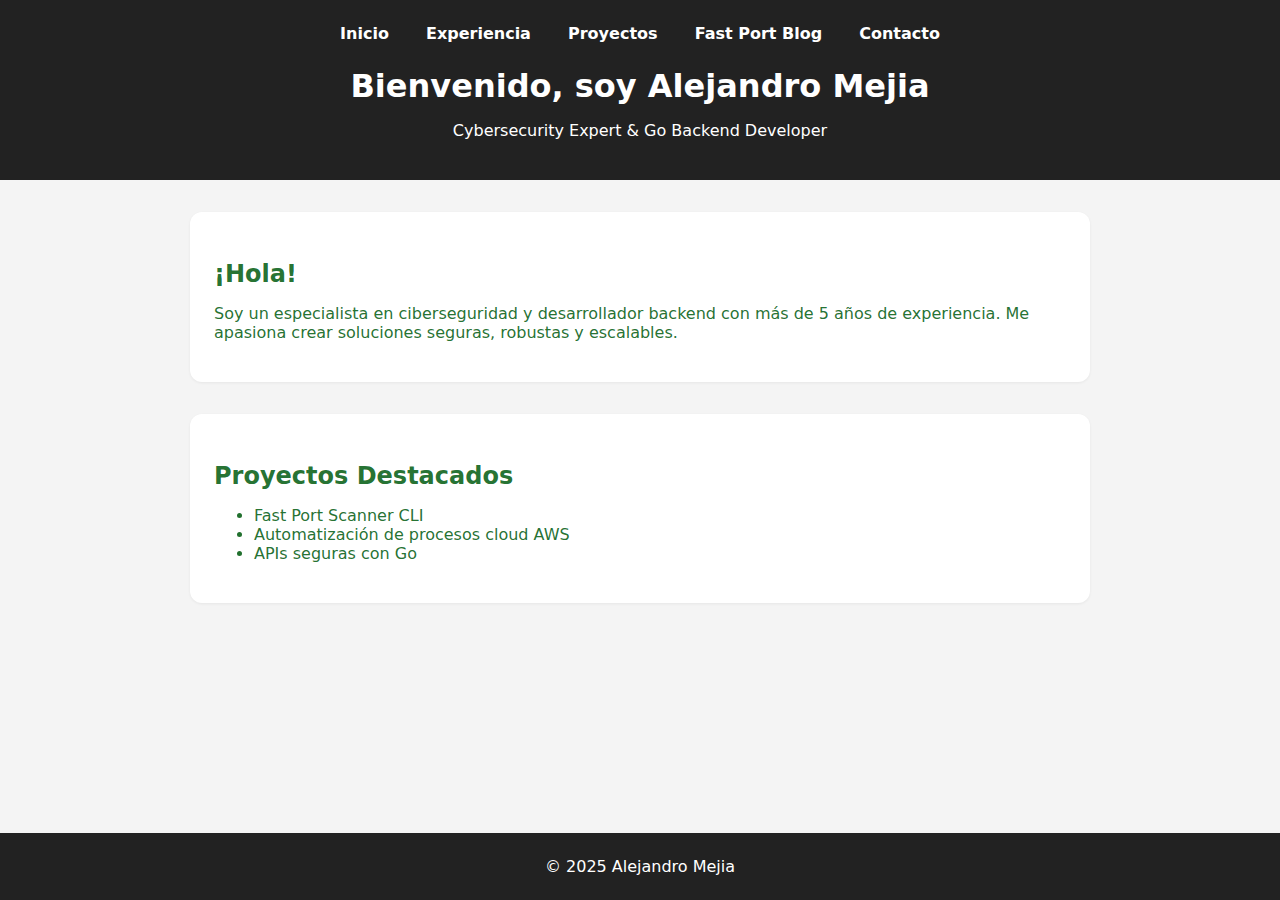
<file: index.html>
<!DOCTYPE html>
<html lang="es">
<head>
  <meta charset="UTF-8" />
  <meta name="description" content="Hire Alejandro Mejia to build secure and scalable web applications. Passionate Cybersecurity Specialist and Content Creator, focused on developing unique and robust solutions." />
  <meta name="viewport" content="width=device-width, initial-scale=1.0" />
  <title>Alejandro Mejia - Cybersecurity Expert & Go Backend Developer</title>
  <link rel="stylesheet" href="styles.css">
</head>
<body>
  <header>
    <nav>
      <a href="index.html">Inicio</a>
      <a href="experience.html">Experiencia</a>
      <a href="projects.html">Proyectos</a>
      <a href="fast-port-blog.html">Fast Port Blog</a>
      <a href="contact.html">Contacto</a>
    </nav>
    <h1>Bienvenido, soy Alejandro Mejia</h1>
    <p>Cybersecurity Expert & Go Backend Developer</p>
  </header>
  <main>
    <section>
      <h2>¡Hola!</h2>
      <p>
        Soy un especialista en ciberseguridad y desarrollador backend con más de 5 años de experiencia. Me apasiona crear soluciones seguras, robustas y escalables.
      </p>
    </section>
    <section>
      <h2>Proyectos Destacados</h2>
      <ul>
        <li>Fast Port Scanner CLI</li>
        <li>Automatización de procesos cloud AWS</li>
        <li>APIs seguras con Go</li>
      </ul>
    </section>
  </main>
  <footer>
    &copy; 2025 Alejandro Mejia
  </footer>
</body>
</html>
</file>
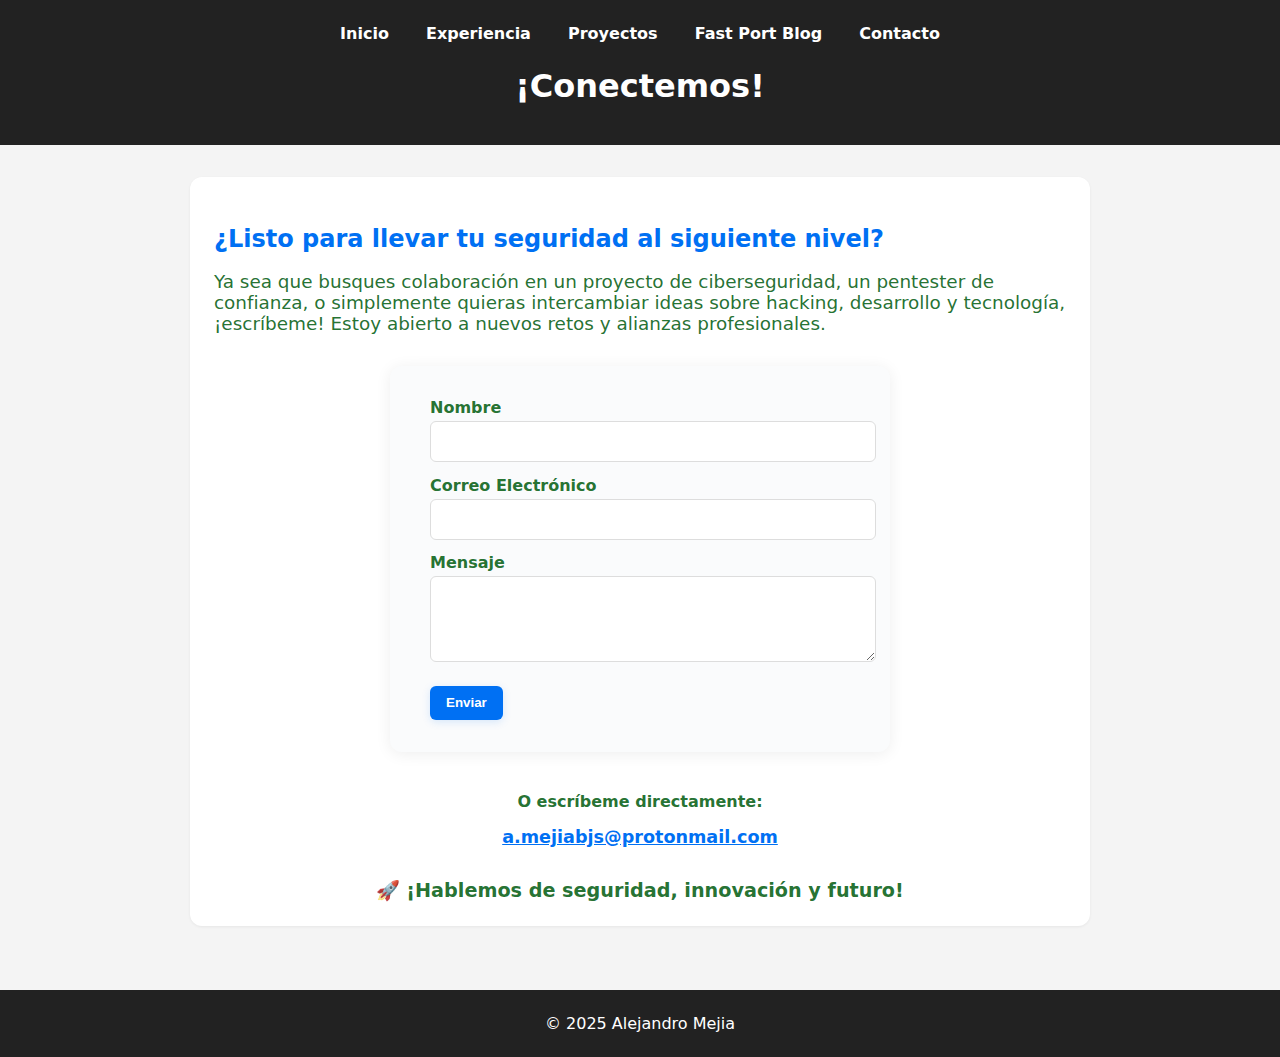
<file: contact.html>
<!DOCTYPE html>
<html lang="es">
<head>
  <meta charset="UTF-8">
  <meta name="description" content="¿Buscas un pentester o desarrollador de ciberseguridad? Contáctame para proyectos, auditorías y colaboraciones.">
  <meta name="viewport" content="width=device-width, initial-scale=1.0">
  <title>Contacto | Alejandro Mejia</title>
  <link rel="stylesheet" href="styles.css">
</head>
<body>
  <header>
    <nav>
      <a href="index.html">Inicio</a>
      <a href="experience.html">Experiencia</a>
      <a href="projects.html">Proyectos</a>
      <a href="fast-port-blog.html">Fast Port Blog</a>
      <a href="contact.html">Contacto</a>
    </nav>
    <h1>¡Conectemos!</h1>
  </header>
  <main>
    <section>
      <h2 style="color:#0070f3;">¿Listo para llevar tu seguridad al siguiente nivel?</h2>
      <p style="font-size:1.15em;">
        Ya sea que busques colaboración en un proyecto de ciberseguridad, un pentester de confianza, o simplemente quieras intercambiar ideas sobre hacking, desarrollo y tecnología, ¡escríbeme! Estoy abierto a nuevos retos y alianzas profesionales.
      </p>
      <form id="contact-form" action="https://formspree.io/f/mnqewbga" method="POST" style="max-width:420px;margin:2rem auto;padding:2rem 2.5rem;background:#fafbfc;border-radius:12px;box-shadow:0 2px 16px rgba(0,0,0,.07);">
        <label for="name" style="font-weight:bold;">Nombre</label>
        <input type="text" id="name" name="name" required style="width:100%;margin-bottom:1em;">
        <label for="email" style="font-weight:bold;">Correo Electrónico</label>
        <input type="email" id="email" name="email" required style="width:100%;margin-bottom:1em;">
        <label for="message" style="font-weight:bold;">Mensaje</label>
        <textarea id="message" name="message" rows="4" required style="width:100%;margin-bottom:1.5em;"></textarea>
        <button type="submit" style="background:#0070f3;color:#fff;font-weight:bold;padding:.7em 1.2em;border-radius:6px;border:none;cursor:pointer;box-shadow:0 2px 8px rgba(0,112,243,.15);">Enviar</button>
      </form>
      <div id="response" class="mt-4 text-center"></div>
      <div style="margin-top:2.5em;text-align:center;">
        <p><strong>O escríbeme directamente:</strong></p>
        <a href="mailto:a.mejiabjs@protonmail.com" style="font-size:1.1em;color:#0070f3;font-weight:bold;text-decoration:underline;">a.mejiabjs@protonmail.com</a>
      </div>
      <div style="margin-top:2em;text-align:center;">
        <span style="font-size:1.2em;">🚀 <strong>¡Hablemos de seguridad, innovación y futuro!</strong></span>
      </div>
    </section>
  </main>
  <footer>
    &copy; 2025 Alejandro Mejia
  </footer>
</body>
</html>
</file>
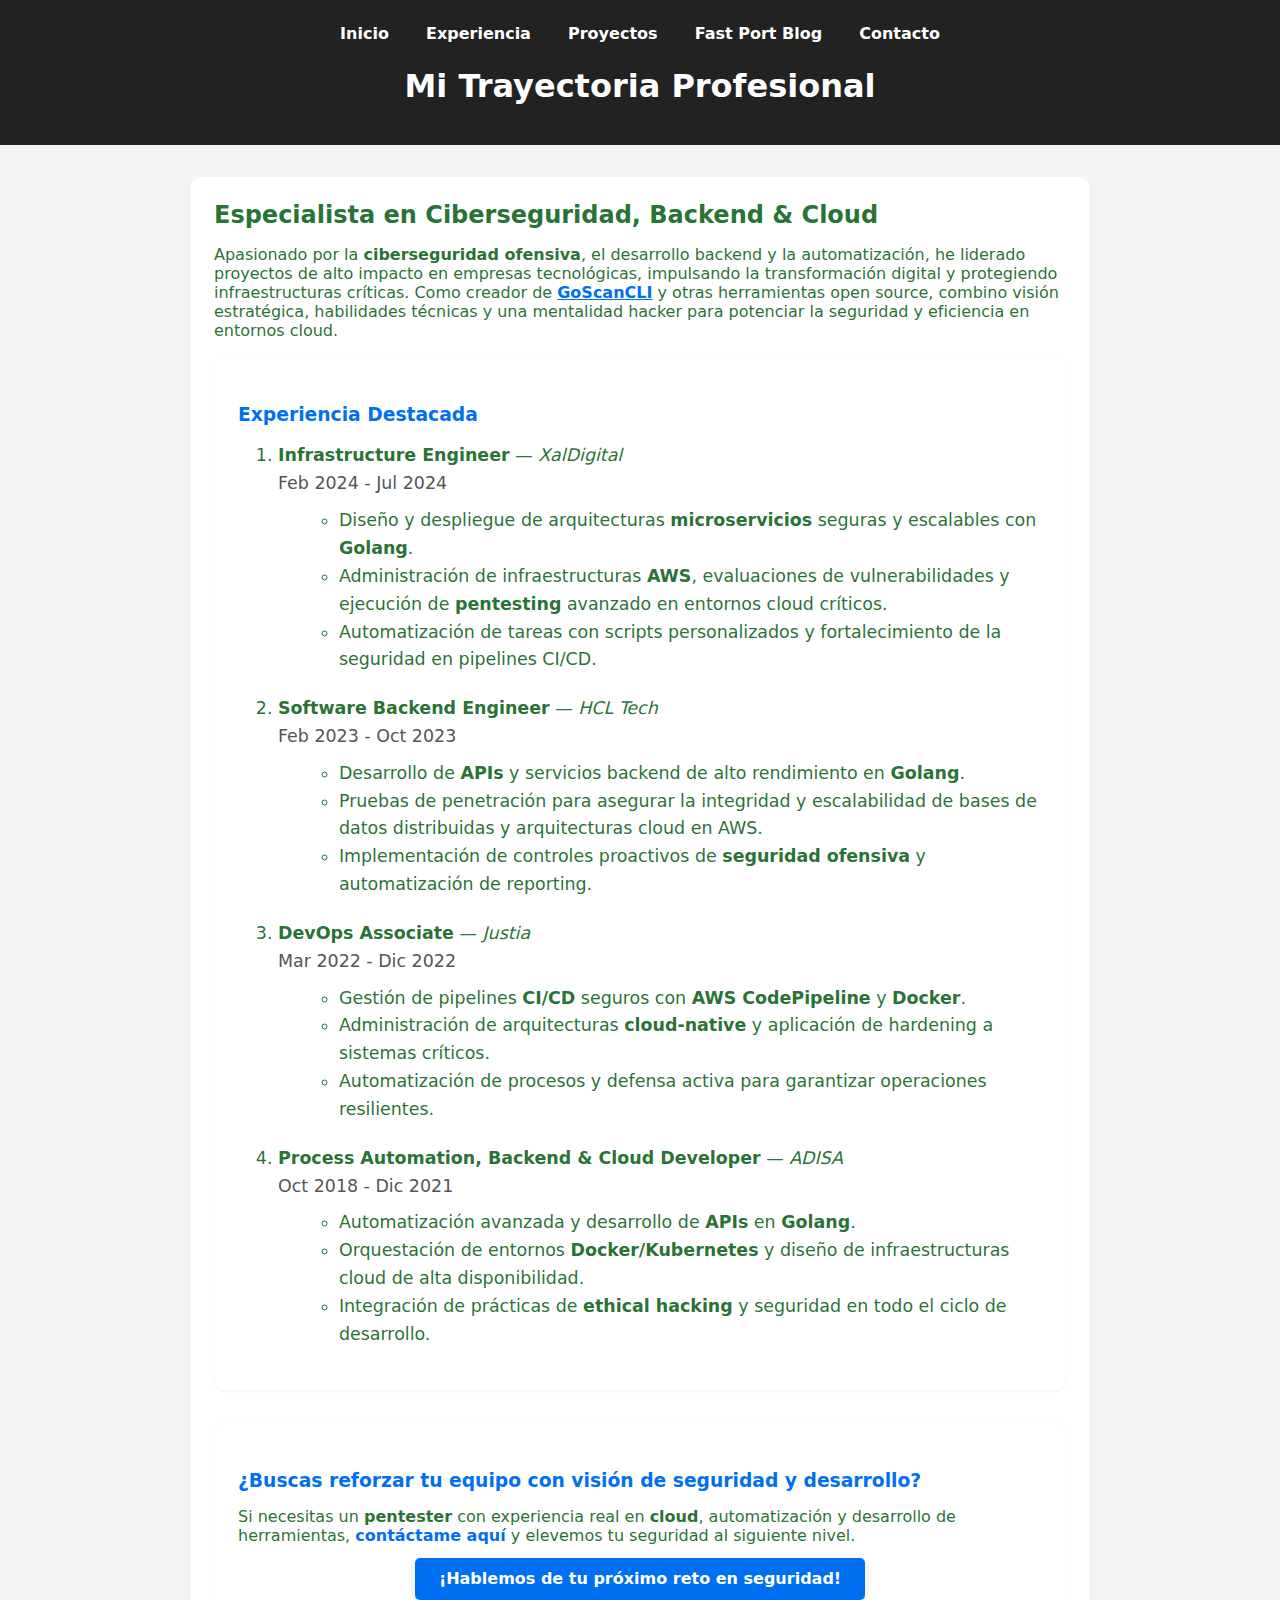
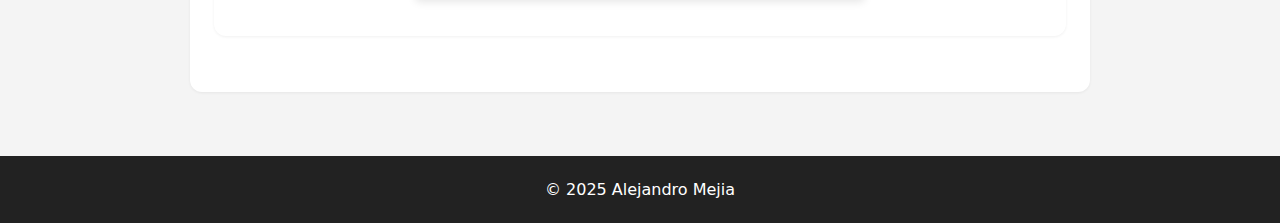
<file: experience.html>
<!DOCTYPE html>
<html lang="es">
<head>
  <meta charset="UTF-8">
  <meta name="description" content="Trayectoria profesional de Alejandro Mejia: experiencia en ciberseguridad ofensiva, backend, cloud y automatización.">
  <meta name="viewport" content="width=device-width, initial-scale=1.0">
  <title>Experiencia | Alejandro Mejia</title>
  <link rel="stylesheet" href="styles.css">
</head>
<body>
  <header>
    <nav>
      <a href="index.html">Inicio</a>
      <a href="experience.html">Experiencia</a>
      <a href="projects.html">Proyectos</a>
      <a href="fast-port-blog.html">Fast Port Blog</a>
      <a href="contact.html">Contacto</a>
    </nav>
    <h1>Mi Trayectoria Profesional</h1>
  </header>
  <main>
    <section>
      <h2 style="margin-top:0;">Especialista en Ciberseguridad, Backend & Cloud</h2>
      <p>
        Apasionado por la <b>ciberseguridad ofensiva</b>, el desarrollo backend y la automatización, he liderado proyectos de alto impacto en empresas tecnológicas, impulsando la transformación digital y protegiendo infraestructuras críticas. Como creador de <a href="https://github.com/AlejandroMBJS/GoScanCLI" target="_blank" style="color:#0070f3;font-weight:bold;text-decoration:underline;">GoScanCLI</a> y otras herramientas open source, combino visión estratégica, habilidades técnicas y una mentalidad hacker para potenciar la seguridad y eficiencia en entornos cloud.
      </p>
      <section>
        <h3 style="color:#0070f3;margin-bottom:.3em;">Experiencia Destacada</h3>
        <ol style="font-size:1.09em;line-height:1.6;">
          <li style="margin-bottom:1.2em;">
            <strong>Infrastructure Engineer</strong> &mdash; <em>XalDigital</em> <br>
            <span style="color:#555;">Feb 2024 - Jul 2024</span><br>
            <ul style="margin:.5em 0 0 1.2em;">
              <li>Diseño y despliegue de arquitecturas <b>microservicios</b> seguras y escalables con <b>Golang</b>.</li>
              <li>Administración de infraestructuras <b>AWS</b>, evaluaciones de vulnerabilidades y ejecución de <b>pentesting</b> avanzado en entornos cloud críticos.</li>
              <li>Automatización de tareas con scripts personalizados y fortalecimiento de la seguridad en pipelines CI/CD.</li>
            </ul>
          </li>
          <li style="margin-bottom:1.2em;">
            <strong>Software Backend Engineer</strong> &mdash; <em>HCL Tech</em> <br>
            <span style="color:#555;">Feb 2023 - Oct 2023</span><br>
            <ul style="margin:.5em 0 0 1.2em;">
              <li>Desarrollo de <b>APIs</b> y servicios backend de alto rendimiento en <b>Golang</b>.</li>
              <li>Pruebas de penetración para asegurar la integridad y escalabilidad de bases de datos distribuidas y arquitecturas cloud en AWS.</li>
              <li>Implementación de controles proactivos de <b>seguridad ofensiva</b> y automatización de reporting.</li>
            </ul>
          </li>
          <li style="margin-bottom:1.2em;">
            <strong>DevOps Associate</strong> &mdash; <em>Justia</em> <br>
            <span style="color:#555;">Mar 2022 - Dic 2022</span><br>
            <ul style="margin:.5em 0 0 1.2em;">
              <li>Gestión de pipelines <b>CI/CD</b> seguros con <b>AWS CodePipeline</b> y <b>Docker</b>.</li>
              <li>Administración de arquitecturas <b>cloud-native</b> y aplicación de hardening a sistemas críticos.</li>
              <li>Automatización de procesos y defensa activa para garantizar operaciones resilientes.</li>
            </ul>
          </li>
          <li>
            <strong>Process Automation, Backend & Cloud Developer</strong> &mdash; <em>ADISA</em> <br>
            <span style="color:#555;">Oct 2018 - Dic 2021</span><br>
            <ul style="margin:.5em 0 0 1.2em;">
              <li>Automatización avanzada y desarrollo de <b>APIs</b> en <b>Golang</b>.</li>
              <li>Orquestación de entornos <b>Docker/Kubernetes</b> y diseño de infraestructuras cloud de alta disponibilidad.</li>
              <li>Integración de prácticas de <b>ethical hacking</b> y seguridad en todo el ciclo de desarrollo.</li>
            </ul>
          </li>
        </ol>
      </section>
      <section>
        <h3 style="color:#0070f3;">¿Buscas reforzar tu equipo con visión de seguridad y desarrollo?</h3>
        <p>
          Si necesitas un <b>pentester</b> con experiencia real en <b>cloud</b>, automatización y desarrollo de herramientas, 
          <a href="contact.html" style="color:#0070f3;font-weight:bold;">contáctame aquí</a> y elevemos tu seguridad al siguiente nivel.
        </p>
        <div style="text-align:center;margin:1.5em 0;">
          <a href="contact.html" style="padding:.7em 1.5em;background:#0070f3;color:#fff;border-radius:5px;text-decoration:none;font-weight:bold;box-shadow:0 2px 8px rgba(0,0,0,.10);">¡Hablemos de tu próximo reto en seguridad!</a>
        </div>
      </section>
    </section>
  </main>
  <footer>
    &copy; 2025 Alejandro Mejia
  </footer>
</body>
</html>
</file>
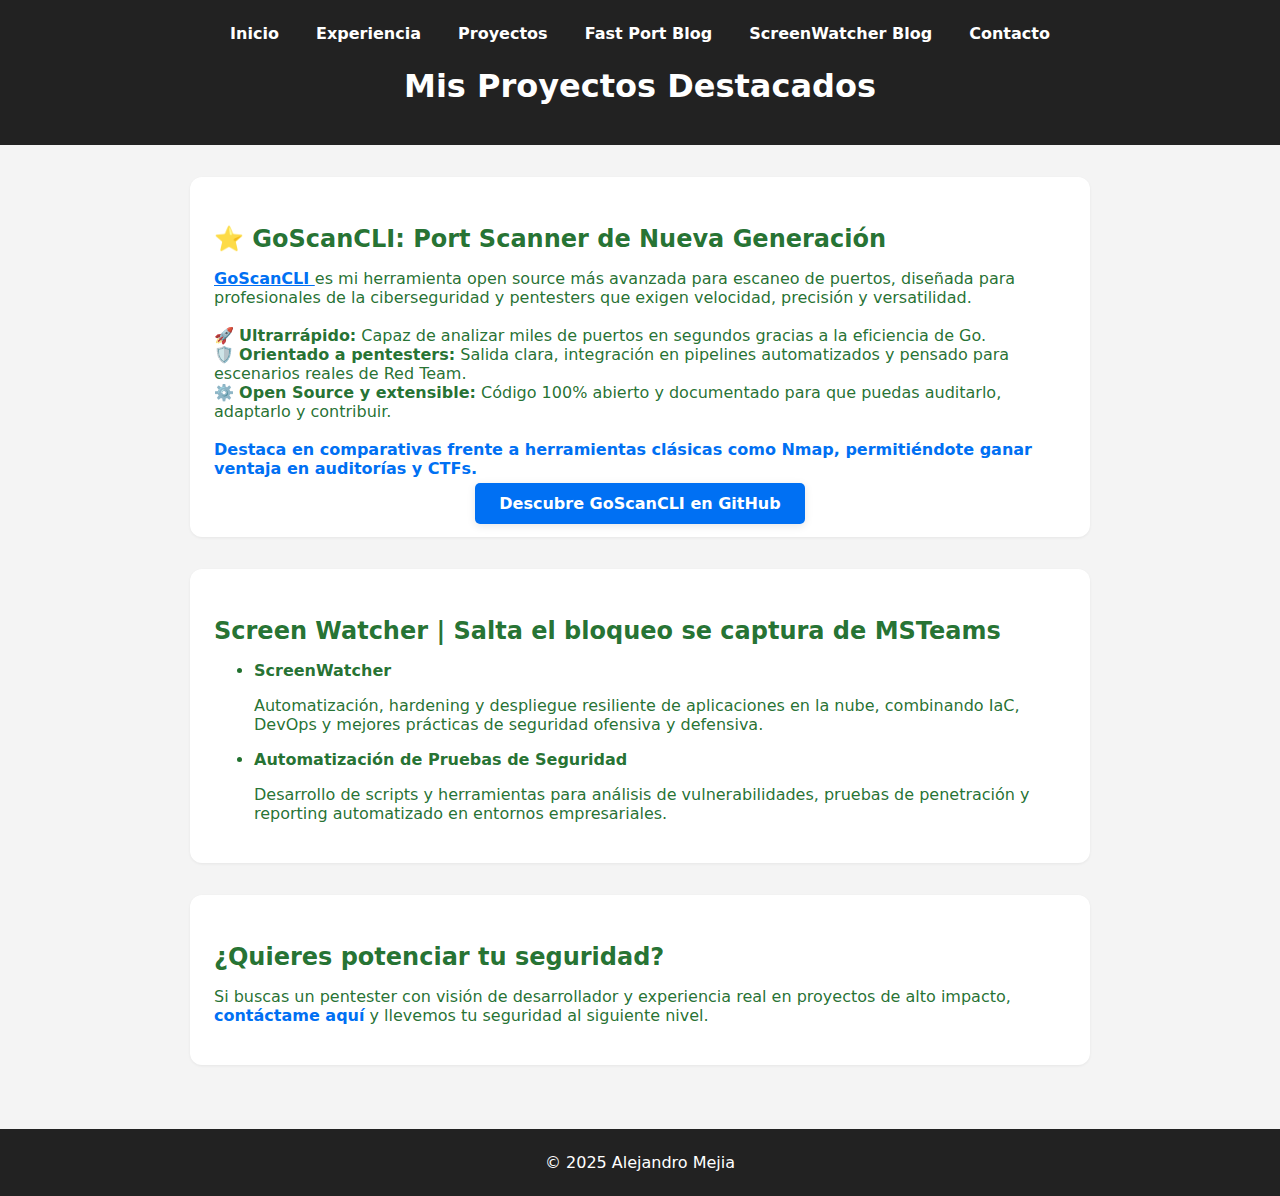
<file: projects.html>
<!DOCTYPE html>
<html lang="es">
<head>
  <meta charset="UTF-8">
  <meta name="description" content="Proyectos avanzados de ciberseguridad y automatización por Alejandro Mejia, pentester y desarrollador especializado en Go y cloud.">
  <meta name="viewport" content="width=device-width, initial-scale=1.0">
  <title>Proyectos | Alejandro Mejia</title>
  <link rel="stylesheet" href="styles.css">
</head>
<body>
  <header>
    <nav>
      <a href="index.html">Inicio</a>
      <a href="experience.html">Experiencia</a>
      <a href="projects.html">Proyectos</a>
      <a href="fast-port-blog.html">Fast Port Blog</a>
      <a href="screenwatcher.html">ScreenWatcher Blog</a>
      <a href="contact.html">Contacto</a>
    </nav>
    <h1>Mis Proyectos Destacados</h1>
  </header>
  <main>
    <section>
      <h2>⭐ GoScanCLI: Port Scanner de Nueva Generación</h2>
      <p>
        <strong>
          <a href="https://github.com/AlejandroMBJS/GoScanCLI" target="_blank" style="color:#0070f3;text-decoration:underline;">
            GoScanCLI
          </a>
        </strong>
        es mi herramienta open source más avanzada para escaneo de puertos, diseñada para profesionales de la ciberseguridad y pentesters que exigen velocidad, precisión y versatilidad.<br><br>
        🚀 <b>Ultrarrápido:</b> Capaz de analizar miles de puertos en segundos gracias a la eficiencia de Go.<br>
        🛡️ <b>Orientado a pentesters:</b> Salida clara, integración en pipelines automatizados y pensado para escenarios reales de Red Team.<br>
        ⚙️ <b>Open Source y extensible:</b> Código 100% abierto y documentado para que puedas auditarlo, adaptarlo y contribuir.<br>
        <br>
        <span style="color:#0070f3;font-weight:bold;">Destaca en comparativas frente a herramientas clásicas como Nmap, permitiéndote ganar ventaja en auditorías y CTFs.</span>
      </p>
      <div style="text-align:center;margin lo:1.5em 0;">
        <a href="https://github.com/AlejandroMBJS/GoScanCLI" target="_blank" style="padding:.7em 1.5em;background:#0070f3;color:#fff;border-radius:5px;text-decoration:none;font-weight:bold;box-shadow:0 2px 8px rgba(0,0,0,.10);">Descubre GoScanCLI en GitHub</a>
      </div>
    </section>
    <section>
      <h2>Screen Watcher | Salta el bloqueo se captura de MSTeams</h2>
      <ul>
        <li>
          <strong>ScreenWatcher</strong>
          <p>Automatización, hardening y despliegue resiliente de aplicaciones en la nube, combinando IaC, DevOps y mejores prácticas de seguridad ofensiva y defensiva.</p>
        </li>
        <li>
          <strong>Automatización de Pruebas de Seguridad</strong>
          <p>Desarrollo de scripts y herramientas para análisis de vulnerabilidades, pruebas de penetración y reporting automatizado en entornos empresariales.</p>
        </li>
      </ul>
    </section>
    <section>
      <h2>¿Quieres potenciar tu seguridad?</h2>
      <p>
        Si buscas un pentester con visión de desarrollador y experiencia real en proyectos de alto impacto, <a href="contact.html" style="color:#0070f3;font-weight:bold;">contáctame aquí</a> y llevemos tu seguridad al siguiente nivel.
      </p>
    </section>
  </main>
  <footer>
    &copy; 2025 Alejandro Mejia
  </footer>
</body>
</html>
</file>
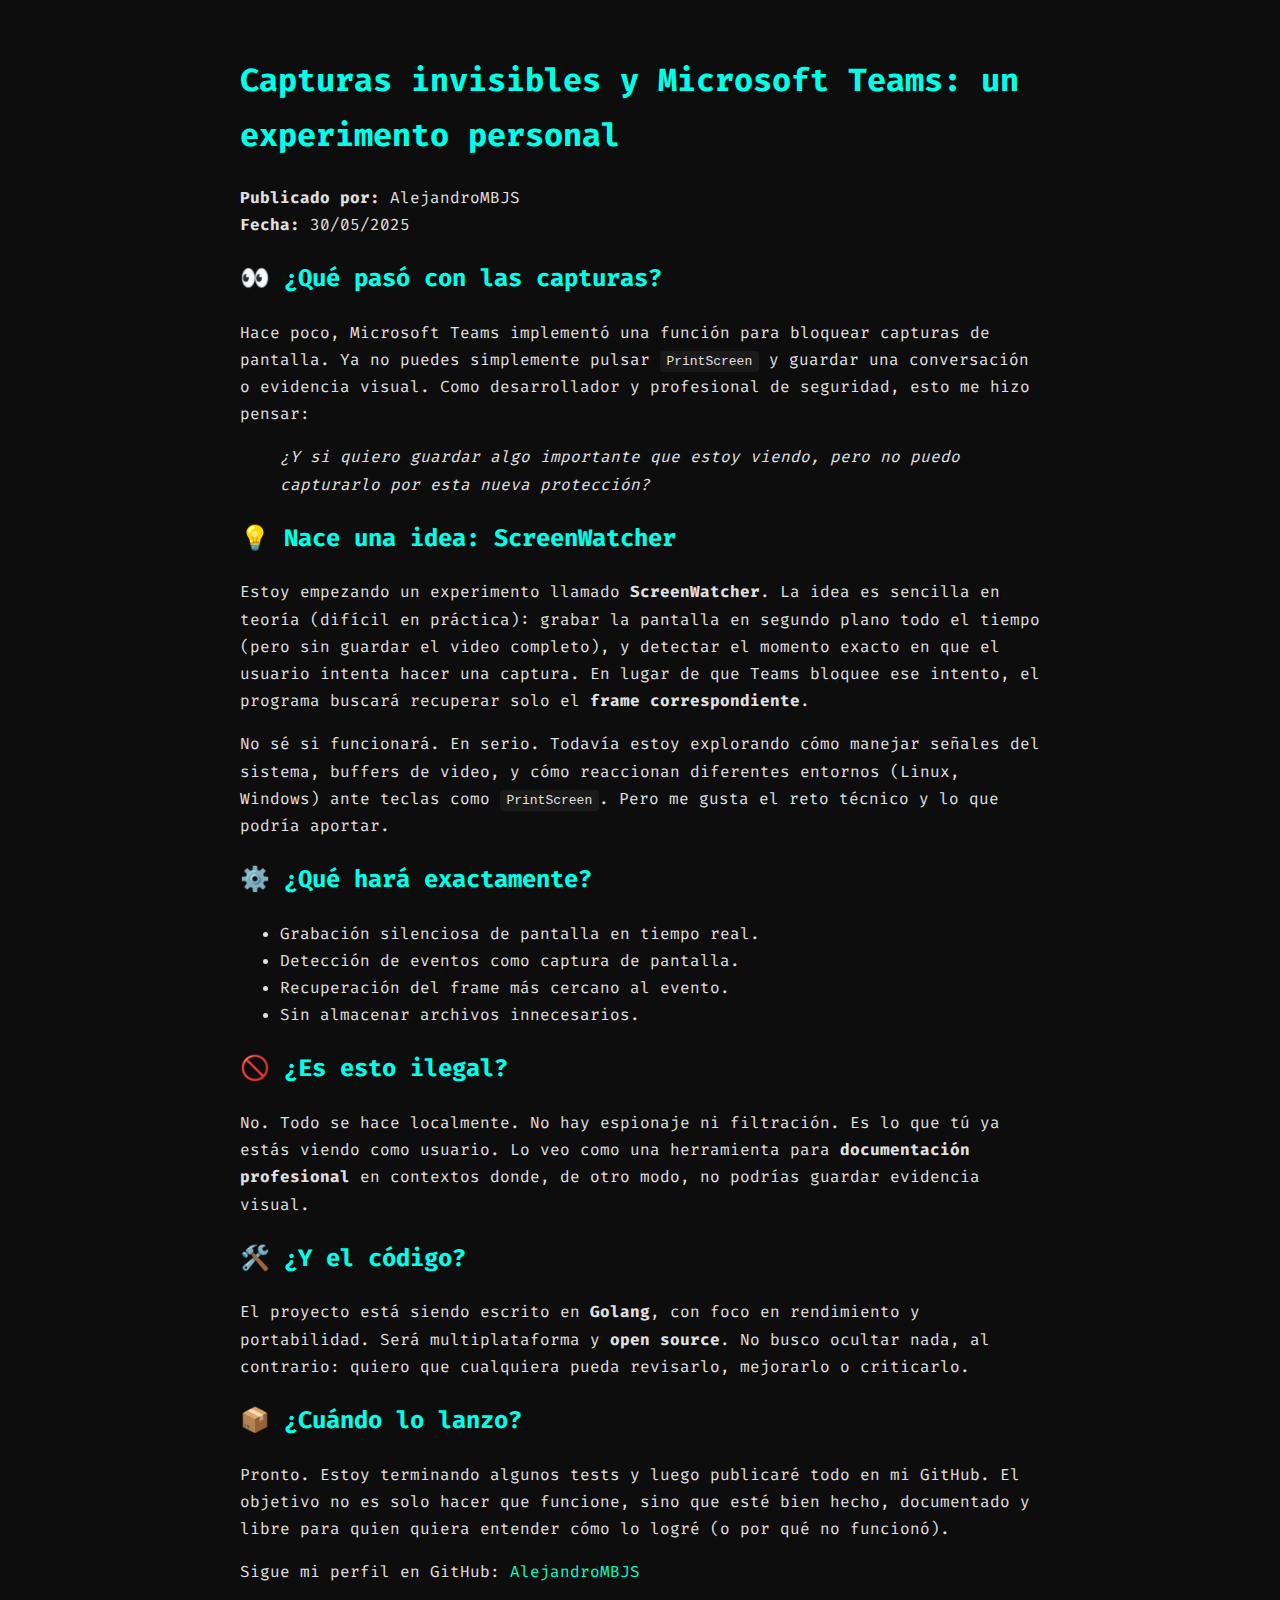
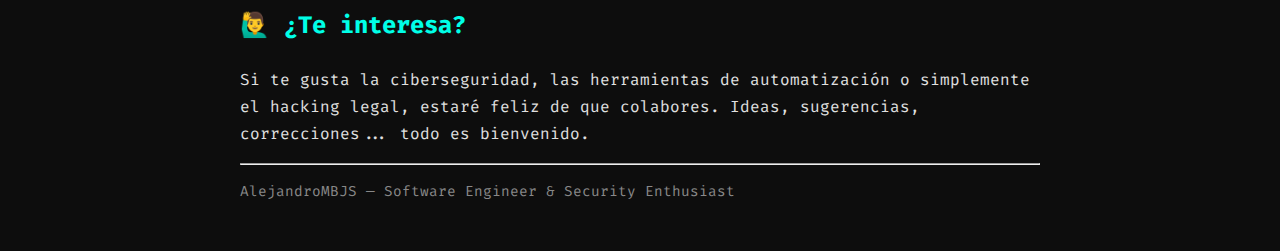
<file: ScreenWatcher.html>
<!DOCTYPE html>
<html lang="es">
<head>
  <meta charset="UTF-8" />
  <meta name="viewport" content="width=device-width, initial-scale=1" />
  <title>Blog de AlejandroMBJS — Explorando capturas invisibles</title>
  <link href="https://fonts.googleapis.com/css2?family=Fira+Code&display=swap" rel="stylesheet" />
  <style>
    body {
      background: #0d0d0d;
      color: #e0e0e0;
      font-family: 'Fira Code', monospace;
      line-height: 1.7;
      padding: 2rem;
      max-width: 800px;
      margin: auto;
    }
    h1, h2 {
      color: #00ffe7;
    }
    a {
      color: #00ffcc;
      text-decoration: none;
    }
    a:hover {
      text-decoration: underline;
    }
    code {
      background: #1a1a1a;
      padding: 0.2rem 0.4rem;
      border-radius: 4px;
    }
  </style>
</head>
<body>

  <h1>Capturas invisibles y Microsoft Teams: un experimento personal</h1>

  <p><strong>Publicado por:</strong> AlejandroMBJS<br>
     <strong>Fecha:</strong> 30/05/2025</p>

  <h2>👀 ¿Qué pasó con las capturas?</h2>
  <p>
    Hace poco, Microsoft Teams implementó una función para bloquear capturas de pantalla. Ya no puedes simplemente pulsar <code>PrintScreen</code> y guardar una conversación o evidencia visual. Como desarrollador y profesional de seguridad, esto me hizo pensar:
  </p>

  <blockquote>
    <em>¿Y si quiero guardar algo importante que estoy viendo, pero no puedo capturarlo por esta nueva protección?</em>
  </blockquote>

  <h2>💡 Nace una idea: ScreenWatcher</h2>
  <p>
    Estoy empezando un experimento llamado <strong>ScreenWatcher</strong>. La idea es sencilla en teoría (difícil en práctica): grabar la pantalla en segundo plano todo el tiempo (pero sin guardar el video completo), y detectar el momento exacto en que el usuario intenta hacer una captura. En lugar de que Teams bloquee ese intento, el programa buscará recuperar solo el <strong>frame correspondiente</strong>.
  </p>

  <p>
    No sé si funcionará. En serio. Todavía estoy explorando cómo manejar señales del sistema, buffers de video, y cómo reaccionan diferentes entornos (Linux, Windows) ante teclas como <code>PrintScreen</code>. Pero me gusta el reto técnico y lo que podría aportar.
  </p>

  <h2>⚙️ ¿Qué hará exactamente?</h2>
  <ul>
    <li>Grabación silenciosa de pantalla en tiempo real.</li>
    <li>Detección de eventos como captura de pantalla.</li>
    <li>Recuperación del frame más cercano al evento.</li>
    <li>Sin almacenar archivos innecesarios.</li>
  </ul>

  <h2>🚫 ¿Es esto ilegal?</h2>
  <p>
    No. Todo se hace localmente. No hay espionaje ni filtración. Es lo que tú ya estás viendo como usuario. Lo veo como una herramienta para <strong>documentación profesional</strong> en contextos donde, de otro modo, no podrías guardar evidencia visual.
  </p>

  <h2>🛠️ ¿Y el código?</h2>
  <p>
    El proyecto está siendo escrito en <strong>Golang</strong>, con foco en rendimiento y portabilidad. Será multiplataforma y <strong>open source</strong>. No busco ocultar nada, al contrario: quiero que cualquiera pueda revisarlo, mejorarlo o criticarlo.
  </p>

  <h2>📦 ¿Cuándo lo lanzo?</h2>
  <p>
    Pronto. Estoy terminando algunos tests y luego publicaré todo en mi GitHub. El objetivo no es solo hacer que funcione, sino que esté bien hecho, documentado y libre para quien quiera entender cómo lo logré (o por qué no funcionó).
  </p>

  <p>Sigue mi perfil en GitHub: <a href="https://github.com/AlejandroMBJS" target="_blank">AlejandroMBJS</a></p>

  <h2>🙋‍♂️ ¿Te interesa?</h2>
  <p>
    Si te gusta la ciberseguridad, las herramientas de automatización o simplemente el hacking legal, estaré feliz de que colabores. Ideas, sugerencias, correcciones... todo es bienvenido.
  </p>

  <hr />
  <p style="font-size: 0.9em; color: #888;">AlejandroMBJS — Software Engineer & Security Enthusiast</p>

</body>
</html>
</file>
<file: styles.css>
:root {
  color-scheme: light dark;
}
html {
  font-family: "Onest Variable", system-ui, sans-serif;
  scroll-behavior: smooth;
}
body {
  color: rgba(9, 97, 23, 0.9);
  display: flex;
  flex-direction: column;
  min-height: 100vh;
  background: #f4f4f4;
  margin: 0;
}
@media (prefers-color-scheme: dark) {
  body {
    background: #181825;
    color: rgba(255, 255, 255, 0.9);
  }
}
header, footer {
  background: #222;
  color: #fff;
  padding: 1.5rem 2rem;
  text-align: center;
}
main {
  flex: 1;
  max-width: 900px;
  margin: 0 auto;
  padding: 2rem 1rem;
}
h1, h2, h3, h4, h5, h6 {
  margin-top: 1.5rem;
  margin-bottom: 1rem;
}
a {
  color: #3474eb;
  text-decoration: none;
}
a:hover {
  text-decoration: underline;
}
nav {
  margin-bottom: 1.5rem;
}
nav a {
  margin: 0 1rem;
  color: #fff;
  font-weight: bold;
}
section, .section-container {
  background: #fff;
  border-radius: 12px;
  margin-bottom: 2rem;
  padding: 1.5rem;
  box-shadow: 0 1px 3px rgba(0,0,0,0.06);
}
@media (prefers-color-scheme: dark) {
  section, .section-container {
    background: #222;
    color: #fff;
  }
}
label {
  display: block;
  margin-bottom: .25rem;
}
input, textarea {
  width: 100%;
  padding: .75rem;
  border-radius: 6px;
  border: 1px solid #ddd;
  margin-bottom: 1rem;
}
button {
  background: #3474eb;
  color: #fff;
  border: none;
  border-radius: 6px;
  padding: .75rem 1.5rem;
  font-weight: bold;
  cursor: pointer;
  transition: background .2s;
}
button:hover {
  background: #2357b2;
}
</file>
